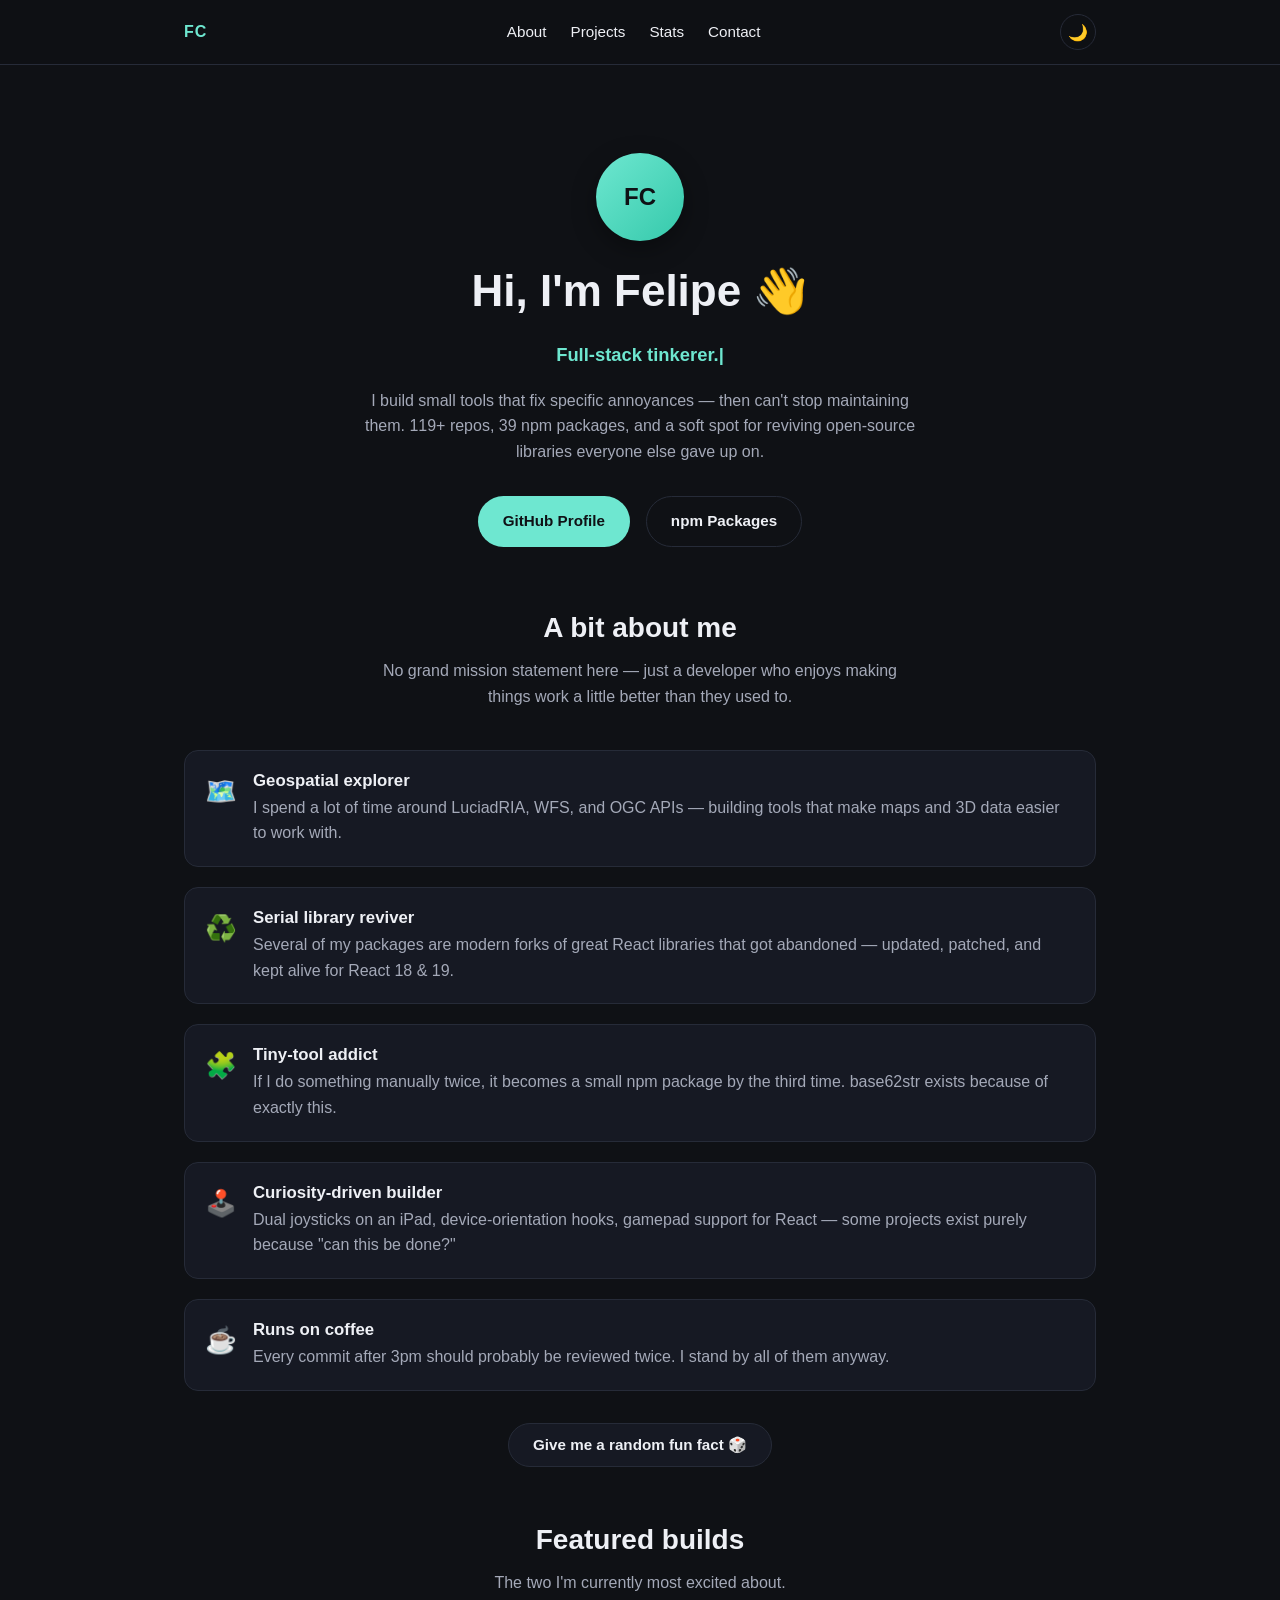
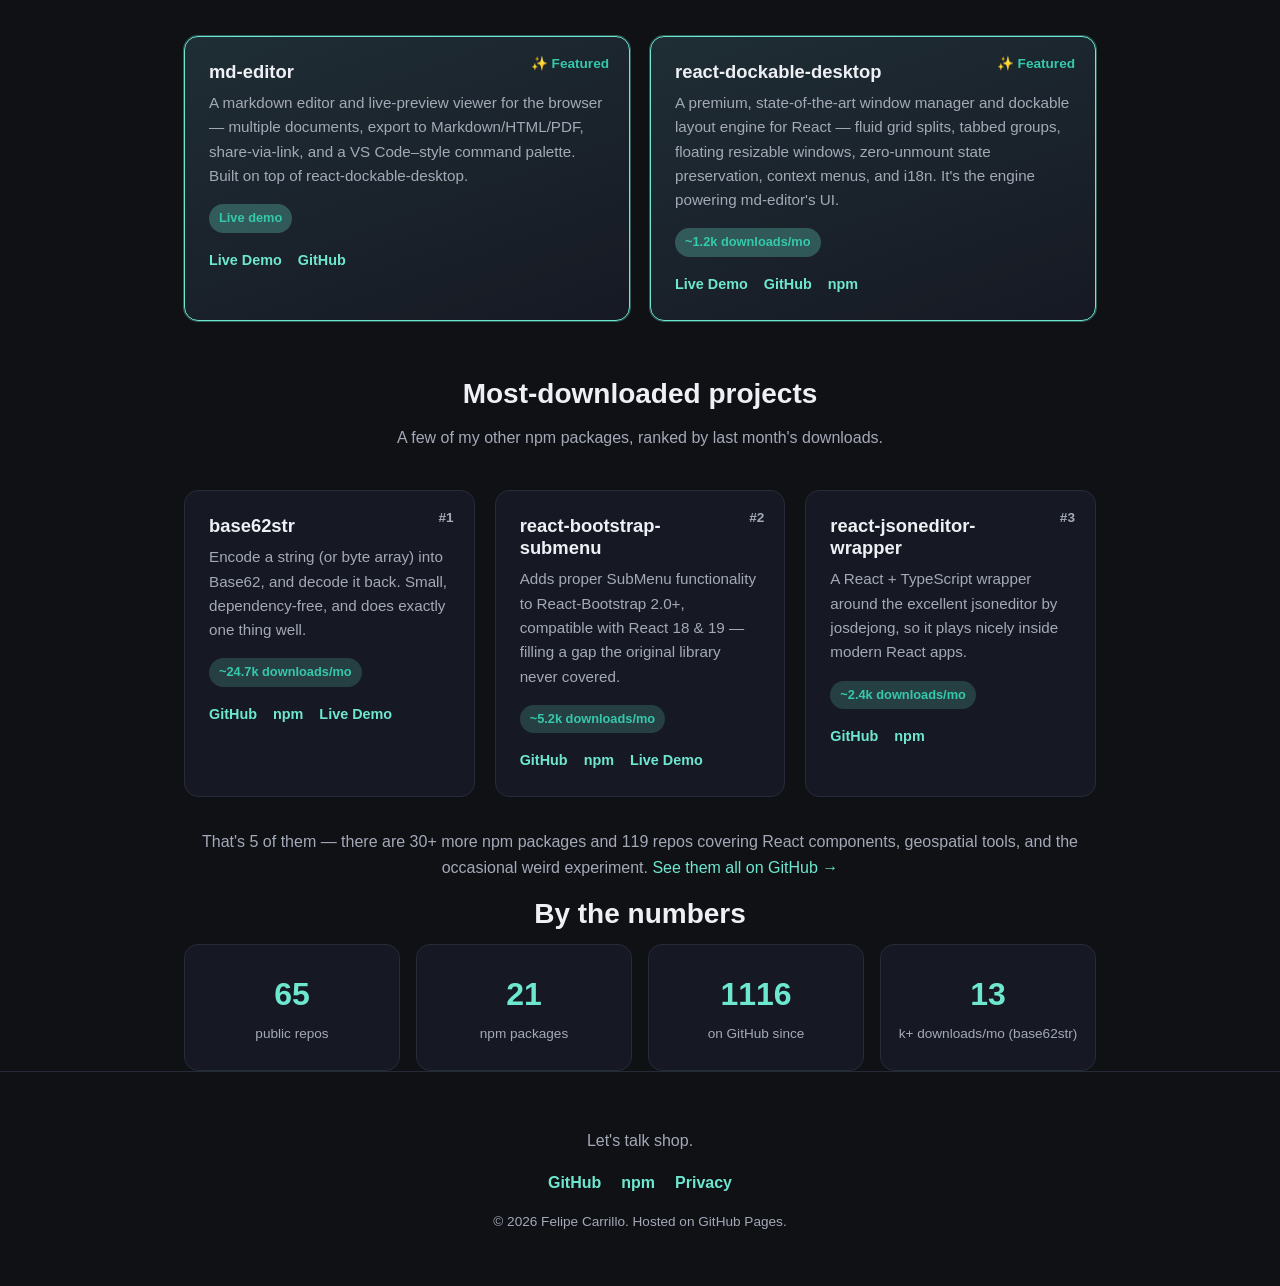
<file: index.html>
<!DOCTYPE html>
<html lang="en">
<head>
  <meta charset="UTF-8" />
  <meta name="viewport" content="width=device-width, initial-scale=1.0" />
  <title>Felipe Carrillo | Developer Hub</title>
  <meta name="description" content="Felipe Carrillo — full-stack tinkerer, geospatial nerd, and serial revivor of abandoned open-source libraries." />
  <link rel="icon" href="data:,">
  <link rel="stylesheet" href="css/style.css" />
  <script async src="https://pagead2.googlesyndication.com/pagead/js/adsbygoogle.js?client=ca-pub-8961380325850669"
          crossorigin="anonymous"></script>
</head>
<body>

  <header class="site-header">
    <div class="wrap header-inner">
      <span class="logo">FC</span>
      <nav class="site-nav">
        <a href="#about">About</a>
        <a href="#projects">Projects</a>
        <a href="#stats">Stats</a>
        <a href="#contact">Contact</a>
      </nav>
      <button id="theme-toggle" class="theme-toggle" type="button" aria-label="Toggle light and dark theme">🌙</button>
    </div>
  </header>

  <main>
    <section class="hero wrap">
      <div class="avatar" aria-hidden="true">FC</div>
      <h1>Hi, I'm Felipe <span class="wave">👋</span></h1>
      <p class="tagline">
        <span id="typed"></span><span class="cursor" aria-hidden="true">|</span>
      </p>
      <p class="hero-bio">
        I build small tools that fix specific annoyances — then can't stop maintaining them.
        119+ repos, 39 npm packages, and a soft spot for reviving open-source libraries
        everyone else gave up on.
      </p>
      <div class="cta-row">
        <a class="btn btn-primary" href="https://github.com/felipecarrillo100" target="_blank" rel="noopener">GitHub Profile</a>
        <a class="btn btn-secondary" href="https://www.npmjs.com/~felipecarrillo100" target="_blank" rel="noopener">npm Packages</a>
      </div>
    </section>

    <section id="about" class="about wrap">
      <h2>A bit about me</h2>
      <p class="section-intro">
        No grand mission statement here — just a developer who enjoys making things work
        a little better than they used to.
      </p>
      <ul class="traits">
        <li>
          <span class="trait-icon">🗺️</span>
          <div>
            <h3>Geospatial explorer</h3>
            <p>I spend a lot of time around LuciadRIA, WFS, and OGC APIs — building tools that make maps and 3D data easier to work with.</p>
          </div>
        </li>
        <li>
          <span class="trait-icon">♻️</span>
          <div>
            <h3>Serial library reviver</h3>
            <p>Several of my packages are modern forks of great React libraries that got abandoned — updated, patched, and kept alive for React 18 & 19.</p>
          </div>
        </li>
        <li>
          <span class="trait-icon">🧩</span>
          <div>
            <h3>Tiny-tool addict</h3>
            <p>If I do something manually twice, it becomes a small npm package by the third time. base62str exists because of exactly this.</p>
          </div>
        </li>
        <li>
          <span class="trait-icon">🕹️</span>
          <div>
            <h3>Curiosity-driven builder</h3>
            <p>Dual joysticks on an iPad, device-orientation hooks, gamepad support for React — some projects exist purely because "can this be done?"</p>
          </div>
        </li>
        <li>
          <span class="trait-icon">☕</span>
          <div>
            <h3>Runs on coffee</h3>
            <p>Every commit after 3pm should probably be reviewed twice. I stand by all of them anyway.</p>
          </div>
        </li>
      </ul>
      <button id="fun-fact-btn" class="btn btn-ghost" type="button">Give me a random fun fact 🎲</button>
      <p id="fun-fact" class="fun-fact" aria-live="polite"></p>
    </section>

    <section id="projects" class="projects wrap">
      <h2>Featured builds</h2>
      <p class="section-intro">The two I'm currently most excited about.</p>
      <div class="project-grid featured-grid">
        <article class="project-card featured">
          <div class="project-rank">✨ Featured</div>
          <h3>md-editor</h3>
          <p>A markdown editor and live-preview viewer for the browser — multiple documents, export to Markdown/HTML/PDF, share-via-link, and a VS Code–style command palette. Built on top of react-dockable-desktop.</p>
          <div class="project-meta">
            <span class="badge">Live demo</span>
          </div>
          <div class="project-links">
            <a href="https://felipecarrillo100.github.io/md-editor/" target="_blank" rel="noopener">Live Demo</a>
            <a href="https://github.com/felipecarrillo100/md-editor" target="_blank" rel="noopener">GitHub</a>
          </div>
        </article>

        <article class="project-card featured">
          <div class="project-rank">✨ Featured</div>
          <h3>react-dockable-desktop</h3>
          <p>A premium, state-of-the-art window manager and dockable layout engine for React — fluid grid splits, tabbed groups, floating resizable windows, zero-unmount state preservation, context menus, and i18n. It's the engine powering md-editor's UI.</p>
          <div class="project-meta">
            <span class="badge">~1.2k downloads/mo</span>
          </div>
          <div class="project-links">
            <a href="https://felipecarrillo100.github.io/react-dockable-desktop/demo/" target="_blank" rel="noopener">Live Demo</a>
            <a href="https://github.com/felipecarrillo100/react-dockable-desktop" target="_blank" rel="noopener">GitHub</a>
            <a href="https://www.npmjs.com/package/react-dockable-desktop" target="_blank" rel="noopener">npm</a>
          </div>
        </article>
      </div>

      <h2 class="section-heading-spaced">Most-downloaded projects</h2>
      <p class="section-intro">A few of my other npm packages, ranked by last month's downloads.</p>
      <div class="project-grid">
        <article class="project-card">
          <div class="project-rank">#1</div>
          <h3>base62str</h3>
          <p>Encode a string (or byte array) into Base62, and decode it back. Small, dependency-free, and does exactly one thing well.</p>
          <div class="project-meta">
            <span class="badge">~24.7k downloads/mo</span>
          </div>
          <div class="project-links">
            <a href="https://github.com/felipecarrillo100/base62str" target="_blank" rel="noopener">GitHub</a>
            <a href="https://www.npmjs.com/package/base62str" target="_blank" rel="noopener">npm</a>
            <a href="https://felipecarrillo100.github.io/base62str/" target="_blank" rel="noopener">Live Demo</a>
          </div>
        </article>

        <article class="project-card">
          <div class="project-rank">#2</div>
          <h3>react-bootstrap-submenu</h3>
          <p>Adds proper SubMenu functionality to React-Bootstrap 2.0+, compatible with React 18 & 19 — filling a gap the original library never covered.</p>
          <div class="project-meta">
            <span class="badge">~5.2k downloads/mo</span>
          </div>
          <div class="project-links">
            <a href="https://github.com/felipecarrillo100/react-bootstrap-submenu" target="_blank" rel="noopener">GitHub</a>
            <a href="https://www.npmjs.com/package/react-bootstrap-submenu" target="_blank" rel="noopener">npm</a>
            <a href="https://felipecarrillo100.github.io/react-bootstrap-submenu/" target="_blank" rel="noopener">Live Demo</a>
          </div>
        </article>

        <article class="project-card">
          <div class="project-rank">#3</div>
          <h3>react-jsoneditor-wrapper</h3>
          <p>A React + TypeScript wrapper around the excellent jsoneditor by josdejong, so it plays nicely inside modern React apps.</p>
          <div class="project-meta">
            <span class="badge">~2.4k downloads/mo</span>
          </div>
          <div class="project-links">
            <a href="https://github.com/felipecarrillo100/react-jsoneditor-wrapper" target="_blank" rel="noopener">GitHub</a>
            <a href="https://www.npmjs.com/package/react-jsoneditor-wrapper" target="_blank" rel="noopener">npm</a>
          </div>
        </article>
      </div>
      <p class="more-projects">
        That's 5 of them — there are 30+ more npm packages and 119 repos covering
        React components, geospatial tools, and the occasional weird experiment.
        <a href="https://github.com/felipecarrillo100?tab=repositories" target="_blank" rel="noopener">See them all on GitHub →</a>
      </p>
    </section>

    <section id="stats" class="stats wrap">
      <h2>By the numbers</h2>
      <div class="stat-grid">
        <div class="stat-card">
          <span class="stat-number" data-target="119">0</span>
          <span class="stat-label">public repos</span>
        </div>
        <div class="stat-card">
          <span class="stat-number" data-target="39">0</span>
          <span class="stat-label">npm packages</span>
        </div>
        <div class="stat-card">
          <span class="stat-number" data-target="2016">0</span>
          <span class="stat-label">on GitHub since</span>
        </div>
        <div class="stat-card">
          <span class="stat-number" data-target="25">0</span>
          <span class="stat-label">k+ downloads/mo (base62str)</span>
        </div>
      </div>
    </section>
  </main>

  <footer id="contact" class="site-footer">
    <div class="wrap footer-inner">
      <p>Let's talk shop.</p>
      <div class="footer-links">
        <a href="https://github.com/felipecarrillo100" target="_blank" rel="noopener">GitHub</a>
        <a href="https://www.npmjs.com/~felipecarrillo100" target="_blank" rel="noopener">npm</a>
        <a href="privacy.html">Privacy</a>
      </div>
      <p class="copyright">© <span id="year"></span> Felipe Carrillo. Hosted on GitHub Pages.</p>
    </div>
  </footer>

  <script src="js/main.js"></script>
</body>
</html>
</file>
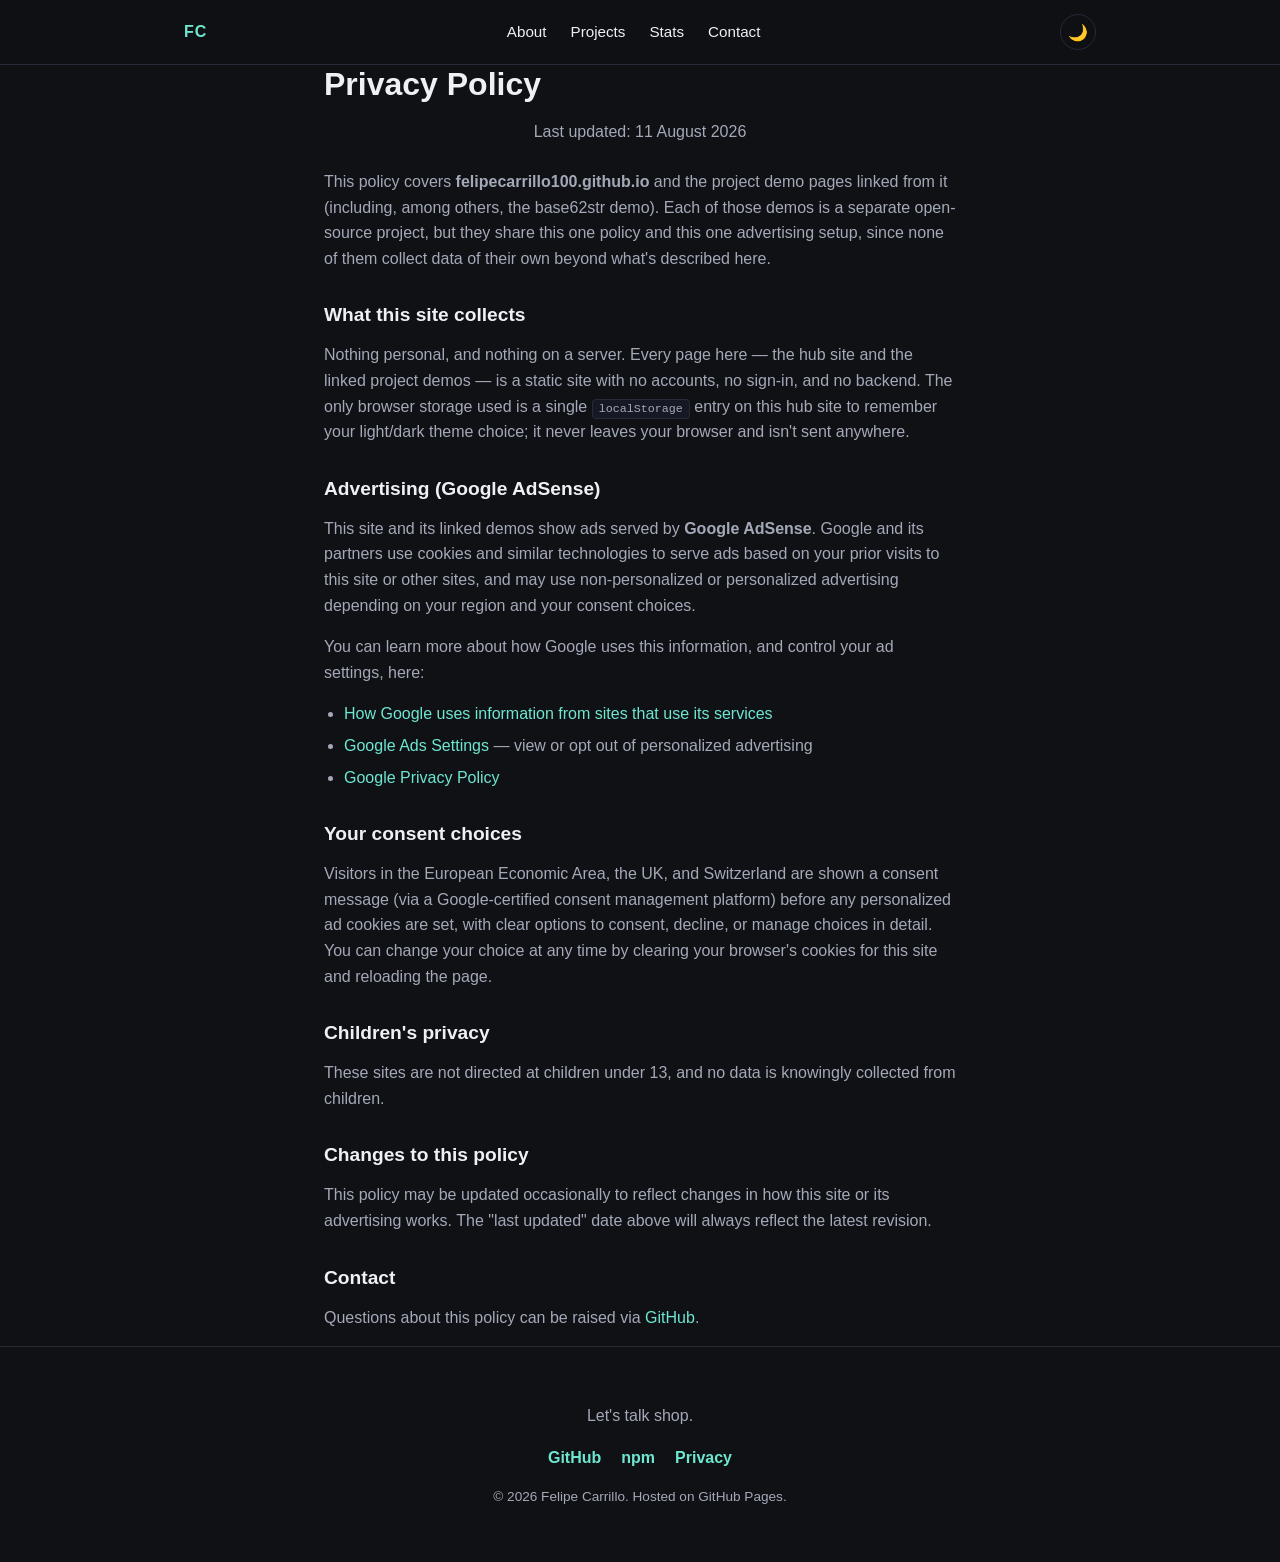
<file: privacy.html>
<!DOCTYPE html>
<html lang="en">
<head>
  <meta charset="UTF-8" />
  <meta name="viewport" content="width=device-width, initial-scale=1.0" />
  <title>Privacy Policy — Felipe Carrillo</title>
  <meta name="description" content="Privacy policy for felipecarrillo100.github.io and its linked project demos." />
  <link rel="icon" href="data:,">
  <link rel="stylesheet" href="css/style.css" />
  <script async src="https://pagead2.googlesyndication.com/pagead/js/adsbygoogle.js?client=ca-pub-8961380325850669"
          crossorigin="anonymous"></script>
</head>
<body>

  <header class="site-header">
    <div class="wrap header-inner">
      <a href="index.html" class="logo" style="text-decoration:none;">FC</a>
      <nav class="site-nav">
        <a href="index.html#about">About</a>
        <a href="index.html#projects">Projects</a>
        <a href="index.html#stats">Stats</a>
        <a href="index.html#contact">Contact</a>
      </nav>
      <button id="theme-toggle" class="theme-toggle" type="button" aria-label="Toggle light and dark theme">🌙</button>
    </div>
  </header>

  <main>
    <section class="legal wrap">
      <h1>Privacy Policy</h1>
      <p class="section-intro" style="margin-bottom:24px;">Last updated: 11 August 2026</p>

      <p>This policy covers <strong>felipecarrillo100.github.io</strong> and the project demo pages linked from it (including, among others, the base62str demo). Each of those demos is a separate open-source project, but they share this one policy and this one advertising setup, since none of them collect data of their own beyond what's described here.</p>

      <h2>What this site collects</h2>
      <p>Nothing personal, and nothing on a server. Every page here — the hub site and the linked project demos — is a static site with no accounts, no sign-in, and no backend. The only browser storage used is a single <code>localStorage</code> entry on this hub site to remember your light/dark theme choice; it never leaves your browser and isn't sent anywhere.</p>

      <h2>Advertising (Google AdSense)</h2>
      <p>This site and its linked demos show ads served by <strong>Google AdSense</strong>. Google and its partners use cookies and similar technologies to serve ads based on your prior visits to this site or other sites, and may use non-personalized or personalized advertising depending on your region and your consent choices.</p>
      <p>You can learn more about how Google uses this information, and control your ad settings, here:</p>
      <ul>
        <li><a href="https://policies.google.com/technologies/partner-sites" target="_blank" rel="noopener">How Google uses information from sites that use its services</a></li>
        <li><a href="https://adssettings.google.com" target="_blank" rel="noopener">Google Ads Settings</a> — view or opt out of personalized advertising</li>
        <li><a href="https://policies.google.com/privacy" target="_blank" rel="noopener">Google Privacy Policy</a></li>
      </ul>

      <h2>Your consent choices</h2>
      <p>Visitors in the European Economic Area, the UK, and Switzerland are shown a consent message (via a Google-certified consent management platform) before any personalized ad cookies are set, with clear options to consent, decline, or manage choices in detail. You can change your choice at any time by clearing your browser's cookies for this site and reloading the page.</p>

      <h2>Children's privacy</h2>
      <p>These sites are not directed at children under 13, and no data is knowingly collected from children.</p>

      <h2>Changes to this policy</h2>
      <p>This policy may be updated occasionally to reflect changes in how this site or its advertising works. The "last updated" date above will always reflect the latest revision.</p>

      <h2>Contact</h2>
      <p>Questions about this policy can be raised via <a href="https://github.com/felipecarrillo100" target="_blank" rel="noopener">GitHub</a>.</p>
    </section>
  </main>

  <footer id="contact" class="site-footer">
    <div class="wrap footer-inner">
      <p>Let's talk shop.</p>
      <div class="footer-links">
        <a href="https://github.com/felipecarrillo100" target="_blank" rel="noopener">GitHub</a>
        <a href="https://www.npmjs.com/~felipecarrillo100" target="_blank" rel="noopener">npm</a>
        <a href="privacy.html">Privacy</a>
      </div>
      <p class="copyright">© <span id="year"></span> Felipe Carrillo. Hosted on GitHub Pages.</p>
    </div>
  </footer>

  <script>
    document.getElementById('year').textContent = new Date().getFullYear();

    const themeToggle = document.getElementById('theme-toggle');
    const root = document.documentElement;
    const storedTheme = localStorage.getItem('theme');

    function applyTheme(theme) {
      if (theme === 'light') {
        root.setAttribute('data-theme', 'light');
        themeToggle.textContent = '☀️';
      } else {
        root.removeAttribute('data-theme');
        themeToggle.textContent = '🌙';
      }
    }

    applyTheme(storedTheme);

    themeToggle.addEventListener('click', () => {
      const isLight = root.getAttribute('data-theme') === 'light';
      const next = isLight ? 'dark' : 'light';
      localStorage.setItem('theme', next);
      applyTheme(next);
    });
  </script>
</body>
</html>
</file>
<file: css/style.css>
:root {
  --bg: #0f1115;
  --bg-elevated: #161923;
  --text: #eef0f5;
  --text-dim: #a4a9b8;
  --accent: #6ee7d0;
  --accent-strong: #35c9ab;
  --border: #262b38;
  --shadow: rgba(0, 0, 0, 0.35);
  --radius: 14px;
  --max-width: 960px;
}

[data-theme="light"] {
  --bg: #f7f8fb;
  --bg-elevated: #ffffff;
  --text: #1a1d27;
  --text-dim: #5a5f70;
  --accent: #0f9d84;
  --accent-strong: #0c7c69;
  --border: #e2e5ee;
  --shadow: rgba(15, 17, 21, 0.08);
}

* {
  box-sizing: border-box;
}

html {
  scroll-behavior: smooth;
}

body {
  margin: 0;
  font-family: -apple-system, BlinkMacSystemFont, "Segoe UI", Roboto, Helvetica, Arial, sans-serif;
  background: var(--bg);
  color: var(--text);
  transition: background 0.25s ease, color 0.25s ease;
  line-height: 1.6;
}

.wrap {
  max-width: var(--max-width);
  margin: 0 auto;
  padding: 0 24px;
}

a {
  color: var(--accent);
  text-decoration: none;
}

a:hover {
  text-decoration: underline;
}

h1, h2, h3 {
  line-height: 1.2;
  margin: 0 0 0.5em;
}

/* Header */

.site-header {
  position: sticky;
  top: 0;
  z-index: 10;
  background: color-mix(in srgb, var(--bg) 88%, transparent);
  backdrop-filter: blur(8px);
  border-bottom: 1px solid var(--border);
}

.header-inner {
  display: flex;
  align-items: center;
  justify-content: space-between;
  height: 64px;
}

.logo {
  font-weight: 700;
  letter-spacing: 0.06em;
  color: var(--accent);
}

.site-nav {
  display: flex;
  gap: 24px;
}

.site-nav a {
  color: var(--text);
  font-size: 0.95rem;
}

.site-nav a:hover {
  color: var(--accent);
  text-decoration: none;
}

.theme-toggle {
  background: none;
  border: 1px solid var(--border);
  border-radius: 999px;
  width: 36px;
  height: 36px;
  cursor: pointer;
  font-size: 1rem;
  display: flex;
  align-items: center;
  justify-content: center;
  color: var(--text);
}

.theme-toggle:hover {
  border-color: var(--accent);
}

/* Hero */

.hero {
  text-align: center;
  padding: 88px 24px 64px;
}

.avatar {
  width: 88px;
  height: 88px;
  border-radius: 50%;
  margin: 0 auto 24px;
  display: flex;
  align-items: center;
  justify-content: center;
  font-weight: 700;
  font-size: 1.5rem;
  color: #0f1115;
  background: linear-gradient(135deg, var(--accent), var(--accent-strong));
  box-shadow: 0 8px 24px var(--shadow);
}

.hero h1 {
  font-size: clamp(2rem, 5vw, 2.75rem);
}

.wave {
  display: inline-block;
  animation: wave 2.2s infinite;
  transform-origin: 70% 70%;
}

@keyframes wave {
  0%, 60%, 100% { transform: rotate(0deg); }
  10% { transform: rotate(14deg); }
  20% { transform: rotate(-8deg); }
  30% { transform: rotate(14deg); }
  40% { transform: rotate(-4deg); }
  50% { transform: rotate(10deg); }
}

.tagline {
  font-size: 1.15rem;
  color: var(--accent);
  min-height: 1.6em;
  font-weight: 600;
}

.cursor {
  animation: blink 1s step-start infinite;
}

@keyframes blink {
  50% { opacity: 0; }
}

.hero-bio {
  max-width: 560px;
  margin: 16px auto 32px;
  color: var(--text-dim);
}

.cta-row {
  display: flex;
  gap: 16px;
  justify-content: center;
  flex-wrap: wrap;
}

.btn {
  display: inline-block;
  padding: 12px 24px;
  border-radius: 999px;
  font-weight: 600;
  font-size: 0.95rem;
  border: 1px solid transparent;
  cursor: pointer;
  transition: transform 0.15s ease, box-shadow 0.15s ease, background 0.15s ease;
}

.btn:hover {
  transform: translateY(-2px);
  text-decoration: none;
}

.btn-primary {
  background: var(--accent);
  color: #0f1115;
}

.btn-primary:hover {
  box-shadow: 0 8px 20px var(--shadow);
}

.btn-secondary {
  background: transparent;
  border-color: var(--border);
  color: var(--text);
}

.btn-secondary:hover {
  border-color: var(--accent);
  color: var(--accent);
}

.btn-ghost {
  background: var(--bg-elevated);
  border-color: var(--border);
  color: var(--text);
  margin-top: 8px;
}

.btn-ghost:hover {
  border-color: var(--accent);
  color: var(--accent);
}

/* Sections */

section {
  padding: 64px 24px;
}

section h2 {
  font-size: 1.75rem;
  text-align: center;
}

.section-intro {
  text-align: center;
  color: var(--text-dim);
  max-width: 520px;
  margin: 0 auto 40px;
}

/* About / traits */

.traits {
  list-style: none;
  margin: 0;
  padding: 0;
  display: grid;
  gap: 20px;
}

.traits li {
  display: flex;
  gap: 16px;
  background: var(--bg-elevated);
  border: 1px solid var(--border);
  border-radius: var(--radius);
  padding: 20px;
  opacity: 0;
  transform: translateY(12px);
  transition: opacity 0.5s ease, transform 0.5s ease;
}

.traits li.visible {
  opacity: 1;
  transform: translateY(0);
}

.trait-icon {
  font-size: 1.6rem;
  flex-shrink: 0;
}

.traits h3 {
  margin: 0 0 4px;
  font-size: 1.05rem;
}

.traits p {
  margin: 0;
  color: var(--text-dim);
}

#fun-fact-btn {
  display: block;
  margin: 32px auto 0;
}

.fun-fact {
  text-align: center;
  color: var(--accent);
  font-style: italic;
  min-height: 1.5em;
  margin-top: 16px;
}

/* Projects */

.project-grid {
  display: grid;
  gap: 20px;
  grid-template-columns: repeat(auto-fit, minmax(260px, 1fr));
}

.project-card {
  background: var(--bg-elevated);
  border: 1px solid var(--border);
  border-radius: var(--radius);
  padding: 24px;
  position: relative;
  opacity: 0;
  transform: translateY(12px);
  transition: opacity 0.5s ease, transform 0.5s ease, box-shadow 0.2s ease;
}

.project-card.visible {
  opacity: 1;
  transform: translateY(0);
}

.project-card:hover {
  box-shadow: 0 10px 30px var(--shadow);
}

.project-rank {
  position: absolute;
  top: 16px;
  right: 20px;
  color: var(--text-dim);
  font-weight: 700;
  font-size: 0.85rem;
}

.section-heading-spaced {
  margin-top: 56px;
}

.featured-grid {
  grid-template-columns: repeat(auto-fit, minmax(300px, 1fr));
  margin-bottom: 8px;
}

.project-card.featured {
  border-color: var(--accent);
  background: linear-gradient(160deg, color-mix(in srgb, var(--accent) 10%, var(--bg-elevated)), var(--bg-elevated));
  box-shadow: 0 0 0 1px color-mix(in srgb, var(--accent) 35%, transparent);
}

.project-card.featured .project-rank {
  color: var(--accent-strong);
}

.project-card.featured .badge {
  background: color-mix(in srgb, var(--accent) 28%, transparent);
}

.project-card h3 {
  font-size: 1.15rem;
  margin-bottom: 8px;
  padding-right: 32px;
}

.project-card p {
  color: var(--text-dim);
  font-size: 0.95rem;
  margin: 0 0 16px;
}

.badge {
  display: inline-block;
  font-size: 0.8rem;
  background: color-mix(in srgb, var(--accent) 18%, transparent);
  color: var(--accent-strong);
  padding: 4px 10px;
  border-radius: 999px;
  font-weight: 600;
}

.project-links {
  margin-top: 16px;
  display: flex;
  gap: 16px;
  font-size: 0.9rem;
  font-weight: 600;
}

.more-projects {
  text-align: center;
  color: var(--text-dim);
  margin-top: 32px;
}

/* Stats */

.stat-grid {
  display: grid;
  gap: 16px;
  grid-template-columns: repeat(auto-fit, minmax(160px, 1fr));
  text-align: center;
}

.stat-card {
  background: var(--bg-elevated);
  border: 1px solid var(--border);
  border-radius: var(--radius);
  padding: 24px 12px;
}

.stat-number {
  display: block;
  font-size: 2rem;
  font-weight: 700;
  color: var(--accent);
}

.stat-label {
  color: var(--text-dim);
  font-size: 0.85rem;
}

/* Footer */

.site-footer {
  border-top: 1px solid var(--border);
  padding: 40px 24px;
  text-align: center;
  color: var(--text-dim);
}

.footer-links {
  display: flex;
  gap: 20px;
  justify-content: center;
  margin: 12px 0;
  font-weight: 600;
}

.copyright {
  font-size: 0.85rem;
  margin-top: 16px;
}

@media (max-width: 600px) {
  .site-nav {
    display: none;
  }
}

/* Legal content (privacy policy, etc.) */

.legal {
  max-width: 680px;
}

.legal h1 {
  font-size: 2rem;
}

.legal h2 {
  font-size: 1.2rem;
  text-align: left;
  margin-top: 32px;
}

.legal p {
  color: var(--text-dim);
}

.legal ul {
  color: var(--text-dim);
  padding-left: 20px;
}

.legal li {
  margin-bottom: 6px;
}

.legal code {
  background: var(--bg-elevated);
  border: 1px solid var(--border);
  border-radius: 4px;
  padding: 2px 6px;
  font-size: 0.9em;
}
</file>
